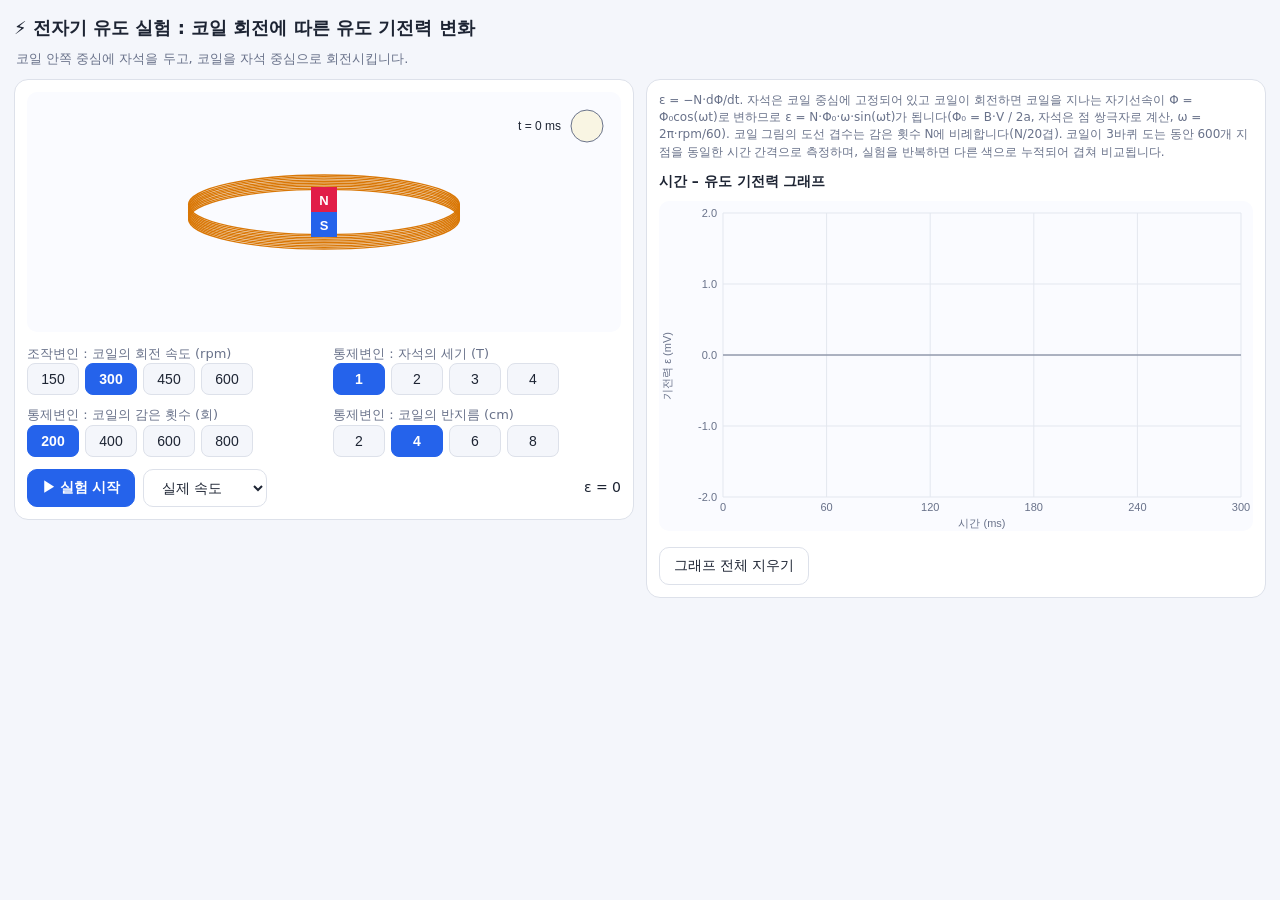
<file: elect_exp/index.html>
<!DOCTYPE html>
<html lang="ko"><head><meta charset="utf-8">
<meta name="viewport" content="width=device-width, initial-scale=1, viewport-fit=cover">
<title>전자기 유도 실험 : 코일 회전에 따른 유도 기전력 변화</title>
<style>
*,:root{box-sizing:border-box}#ctl,.cols{display:grid}.desc,.r label{font-size:13px;color:var(--mu)}.bg button,body{background:var(--bg)}:root{padding-top:env(safe-area-inset-top,0);padding-bottom:env(safe-area-inset-bottom,0);--bg:#f4f6fb;--card:#fff;--tx:#1d2433;--mu:#69728a;--bd:#dde1ea;--ac:#2563eb;--grid:#e3e7ef;--sc:#fafbff}@media (prefers-color-scheme:dark){:root:not([data-theme=light]){color-scheme:dark;--bg:#12151c;--card:#1b2029;--tx:#e8ebf2;--mu:#98a1b3;--bd:#2c3340;--ac:#6ea0ff;--grid:#2a303c;--sc:#161a22}}:root[data-theme=dark]{color-scheme:dark;--bg:#12151c;--card:#1b2029;--tx:#e8ebf2;--mu:#98a1b3;--bd:#2c3340;--ac:#6ea0ff;--grid:#2a303c;--sc:#161a22}html{scroll-padding-top:env(safe-area-inset-top,0px)}body{margin:0;color:var(--tx);font-family:system-ui,-apple-system,"Noto Sans KR","Malgun Gothic",sans-serif;line-height:1.5}.w{max-width:1400px;margin:0 auto;padding:14px}h1{font-size:18px;margin:0 0 8px}.cols{grid-template-columns:1fr 1fr;gap:0 12px;align-items:start}.bar,.bg{display:flex;flex-wrap:wrap}.cols>*{min-width:0}@media(max-width:860px){.cols{grid-template-columns:1fr}}.card{background:var(--card);border:1px solid var(--bd);border-radius:14px;padding:12px;margin-top:10px}.desc{margin:0 2px}.chip,.note{font-size:12px}#ctl,.bar{margin-top:12px}canvas{width:100%;display:block;border-radius:10px;background:var(--sc)}#ctl{grid-template-columns:repeat(auto-fit,minmax(250px,1fr));gap:10px 18px}.r label{display:block}.bar button,.bar select,.bg button{color:var(--tx);font-size:14px;cursor:pointer}.bg{gap:6px}.bg button{min-width:52px;padding:7px 12px;border:1px solid var(--bd);border-radius:8px}.bar .go,.bg button.on{background:var(--ac);border-color:var(--ac);color:#fff;font-weight:600}.bar{gap:8px;align-items:center}#lg,.chip{display:flex;gap:6px}.bar button,.bar select{padding:9px 14px;border-radius:10px;border:1px solid var(--bd);background:var(--card)}.chip b,.note{color:var(--mu)}.bar button:disabled{opacity:.5}#st{margin-left:auto;font-size:14px;font-variant-numeric:tabular-nums}#lg{flex-wrap:wrap;margin-top:8px}.chip{align-items:center;border:1px solid var(--bd);border-radius:20px;padding:2px 4px 2px 8px}.chip i{width:12px;height:12px;border-radius:50%}.chip b{cursor:pointer;padding:0 5px}.note{margin:0 0 8px;line-height:1.45}
</style></head><body><div class="w">
<h1>⚡ 전자기 유도 실험 : 코일 회전에 따른 유도 기전력 변화</h1>
<div class="desc">코일 안쪽 중심에 자석을 두고, 코일을 자석 중심으로 회전시킵니다.</div>
<div class="cols"><div class="card"><canvas id="sc" style="height:240px"></canvas>
<div id="ctl"></div>
<div class="bar">
<button class="go" id="go">▶ 실험 시작</button>
<select id="sp"><option value="1" selected>실제 속도</option><option value=".25">1/4 슬로우</option><option value=".1">1/10 슬로우</option></select>
<span id="st">ε = 0</span></div></div>
<div class="card"><div class="note">ε = −N·dΦ/dt. 자석은 코일 중심에 고정되어 있고 코일이 회전하면 코일을 지나는 자기선속이 Φ = Φ₀cos(ωt)로 변하므로 ε = N·Φ₀·ω·sin(ωt)가 됩니다(Φ₀ = B·V / 2a, 자석은 점 쌍극자로 계산, ω = 2π·rpm/60). 코일 그림의 도선 겹수는 감은 횟수 N에 비례합니다(N/20겹). 코일이 3바퀴 도는 동안 600개 지점을 동일한 시간 간격으로 측정하며, 실험을 반복하면 다른 색으로 누적되어 겹쳐 비교됩니다.</div>
<b style="font-size:14px">시간 – 유도 기전력 그래프</b>
<canvas id="gr" style="height:330px;margin-top:8px"></canvas>
<div id="lg"></div>
<div class="bar" style="margin-top:8px"><button id="clr">그래프 전체 지우기</button></div></div>
</div></div>
<script>const V=1e-4*Math.PI*.02,NS=600,pal=["#e11d48","#2563eb","#16a34a","#f59e0b","#9333ea","#0891b2","#ea580c","#db2777"],CTL=[["x","조작변인 : 코일의 회전 속도 (rpm)",[150,300,450,600]],["B","통제변인 : 자석의 세기 (T)",[1,2,3,4]],["N","통제변인 : 코일의 감은 횟수 (회)",[200,400,600,800]],["a","통제변인 : 코일의 반지름 (cm)",[2,4,6,8]]];let P={x:300,B:1,N:200,a:4},runs=[],cur=null,running=!1,cnt=0;const $=e=>document.getElementById(e),sc=$("sc"),gr=$("gr"),css=e=>getComputedStyle(document.documentElement).getPropertyValue(e).trim();function fmt(e){let t=Math.abs(e);return t>=1?e.toFixed(2)+" V":t>=.001?(1e3*e).toFixed(2)+" mV":(1e6*e).toFixed(1)+" μV"}function model(){let e=P.x*Math.PI/30,t=P.B*V/(2*P.a/100);return{dur:6*Math.PI/e,emf:l=>P.N*t*e*Math.sin(e*l)}}function row(e,t,l){let n=document.createElement("div");n.className="r",n.innerHTML=`<label>${t}</label><div class="bg">${l.map(e=>`<button data-v="${e}">${e}</button>`).join("")}</div>`;let r=n.querySelectorAll("button"),i=()=>r.forEach(t=>t.classList.toggle("on",+t.dataset.v===P[e]));return r.forEach(t=>t.onclick=()=>{running||(P[e]=+t.dataset.v,i(),idle())}),i(),n}function fit(e){let t=devicePixelRatio||1;e._w=e.clientWidth,e._h=e.clientHeight,e.width=e._w*t,e.height=e._h*t;let l=e.getContext("2d");return l.setTransform(t,0,0,t,0,0),l}CTL.forEach(e=>$("ctl").append(row(e[0],e[1],e[2])));let sx,gx;function magnet(e,t,l,n,r){e.fillStyle="#e11d48",e.fillRect(t-n/2,l-r/2,n,r/2),e.fillStyle="#2563eb",e.fillRect(t-n/2,l,n,r/2),e.fillStyle="#fff",e.font="bold 13px sans-serif",e.textAlign="center",e.fillText("N",t,l-r/4+5),e.fillText("S",t,l+r/4+5)}function coil(e,t,l,n,r,i){e.save(),e.translate(t,l),e.rotate(i),e.strokeStyle="#d97706",e.lineWidth=1.3;let o=Math.max(1,Math.round(P.N/20)),a=-(1.6*(o-1))/2;for(let s=0;s<o;s++)e.beginPath(),e.ellipse(0,a+1.6*s,n,r,0,0,7),e.stroke();e.restore()}function drawScene(e,t,l){let n=sx,r=sc._w,i=sc._h;n.clearRect(0,0,r,i);let o=Math.max(P.a/100*r*5.7,40),a=P.x*Math.PI/30*e;coil(n,r/2,i/2,o,.22*o,a),magnet(n,r/2,i/2,26,50),n.fillStyle=`rgba(250,204,21,${.12+.88*(l?Math.min(1,Math.abs(t)/l):0)})`,n.strokeStyle=css("--mu"),n.beginPath(),n.arc(r-34,34,16,0,7),n.fill(),n.stroke(),n.fillStyle=css("--tx"),n.font="12px sans-serif",n.textAlign="right",n.fillText("t = "+(1e3*e).toFixed(0)+" ms",r-60,38)}function drawGraph(){let e=gx,t=gr._w,l=gr._h;e.clearRect(0,0,t,l);let n=0,r=0;runs.forEach(e=>{n=Math.max(n,e.dur),e.e.forEach(e=>r=Math.max(r,Math.abs(e)))}),runs.length||(n=.3,r=.001),r*=1.1;let i=10**Math.floor(Math.log10(r)),o=r/i;r=(o<=1?1:o<=2?2:o<=5?5:10)*i;let[a,s]=r>=1?["V",1]:r>=.001?["mV",1e3]:["μV",1e6],c=e=>64+(t-64-12)*e/n,f=e=>12+(l-12-34)*(1-(e+r)/(2*r));e.font="11px sans-serif",e.lineWidth=1;for(let _=-2;_<=2;_++){let d=r*_/2,u=f(d);e.strokeStyle=css("--grid"),e.beginPath(),e.moveTo(64,u),e.lineTo(t-12,u),e.stroke(),e.fillStyle=css("--mu"),e.textAlign="right",e.fillText((d*s).toFixed(1==s?2:1),58,u+4)}for(let g=0;g<=5;g++){let m=n*g/5,x=c(m);e.strokeStyle=css("--grid"),e.beginPath(),e.moveTo(x,12),e.lineTo(x,l-34),e.stroke(),e.fillStyle=css("--mu"),e.textAlign="center",e.fillText((1e3*m).toFixed(0),x,l-34+14)}e.textAlign="center",e.fillStyle=css("--mu"),e.fillText("시간 (ms)",(64+t-12)/2,l-4),e.save(),e.translate(12,l/2),e.rotate(-Math.PI/2),e.fillText("기전력 ε ("+a+")",0,0),e.restore(),e.strokeStyle=css("--mu"),e.beginPath(),e.moveTo(64,f(0)),e.lineTo(t-12,f(0)),e.stroke(),runs.forEach(l=>{e.strokeStyle=l.color,e.lineWidth=2,e.beginPath();for(let n=0;n<l.n;n++){let r=c(l.t[n]),i=f(l.e[n]);n?e.lineTo(r,i):e.moveTo(r,i)}e.stroke();let o=0,a=0;for(let s=1;s<l.n;s++)l.e[s]>l.e[o]&&(o=s),l.e[s]<l.e[a]&&(a=s);l.n>1&&[o,a].forEach((n,r)=>{let i=c(l.t[n]),o=f(l.e[n]),a=i>.75*t;e.fillStyle=l.color,e.beginPath(),e.arc(i,o,4,0,7),e.fill(),e.textAlign=a?"right":"left",e.fillText((r?"최소 ":"최대 ")+fmt(l.e[n]),i+(a?-7:7),o+(r?14:-7))})})}function legend(){let e=$("lg");e.innerHTML="",runs.forEach(t=>{let l=document.createElement("div");l.className="chip",l.innerHTML=`<i style="background:${t.color}"></i>${t.label}${t.n>600?` \xb7 최대 ${fmt(Math.max(...t.e))} / 최소 ${fmt(Math.min(...t.e))}`:""}<b>✕</b>`,l.querySelector("b").onclick=()=>{t===cur&&running||(runs=runs.filter(e=>e!==t),legend(),drawGraph())},e.append(l)})}function idle(){drawScene(0,0,0),$("st").textContent="ε = 0",drawGraph()}function start(){if(running)return;let e=model(),t=[],l=[];for(let n=0;n<=600;n++){let r=e.dur*n/600;t.push(r),l.push(e.emf(r))}let i=Math.max(...l.map(Math.abs)),o=Math.max(...l),a=Math.min(...l),s={color:pal[cnt%pal.length],label:`#${++cnt} ${P.x}rpm \xb7 B=${P.B}T N=${P.N} a=${P.a}cm`,t,e:l,dur:e.dur,n:0};runs.push(s),cur=s,running=!0,$("go").disabled=!0,legend();let c=e.dur/+$("sp").value,f=performance.now();!function e(n){let r=Math.min(1,(n-f)/1e3/c);s.n=Math.floor(600*r)+1;let _=s.n-1;drawScene(t[_],l[_],i),$("st").textContent="ε = "+fmt(l[_])+"  (최대 "+fmt(o)+" / 최소 "+fmt(a)+")",drawGraph(),r<1?requestAnimationFrame(e):(running=!1,$("go").disabled=!1,s.n=601,legend(),drawGraph())}(f)}function resize(){sx=fit(sc),gx=fit(gr),running?drawGraph():idle()}$("go").onclick=start,$("clr").onclick=()=>{running||(runs=[],cnt=0,legend(),idle())},addEventListener("resize",resize),matchMedia("(prefers-color-scheme:dark)").onchange=()=>{running||idle()},resize();</script>
</body></html>
</file>
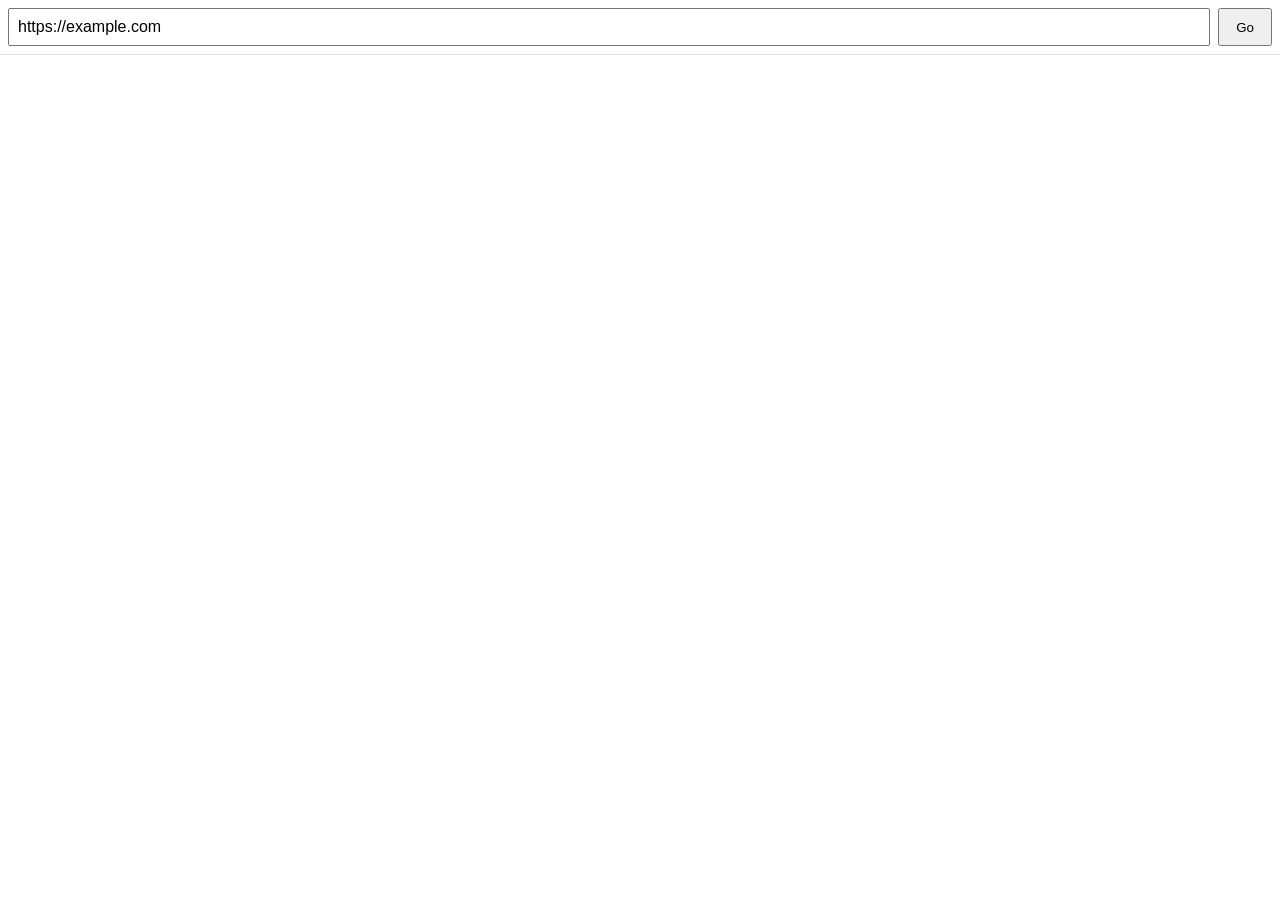
<file: nonWebJoiner/index.html>
<!DOCTYPE html>
<html lang="ko">
<head>
<meta charset="UTF-8">
<meta name="viewport" content="width=device-width, initial-scale=1.0">
<title>Web Viewer</title>

<style>
*{
    box-sizing:border-box;
}

html,body{
    margin:0;
    width:100%;
    height:100%;
}

body{
    display:flex;
    flex-direction:column;
}

#toolbar{
    display:flex;
    gap:8px;
    padding:8px;
    border-bottom:1px solid #ddd;
}

#url{
    flex:1;
    padding:8px;
    font-size:16px;
}

button{
    padding:8px 16px;
    cursor:pointer;
}

iframe{
    flex:1;
    width:100%;
    border:none;
}
</style>
</head>
<body>

<div id="toolbar">
    <input
        id="url"
        value="https://example.com"
        placeholder="https://..."
    >
    <button id="go">Go</button>
</div>

<iframe id="viewer">
  <p>사용 중인 브라우저는 iframe을 지원하지 않습니다.</p>
</iframe>

<script>
const url = document.getElementById("url");
const viewer = document.getElementById("viewer");

const notice = document.createElement("div");
notice.id = "notice";
notice.style.display = "none";
notice.style.padding = "10px";
notice.style.background = "#fff3cd";
notice.style.color = "#856404";
notice.style.borderBottom = "1px solid #ffeeba";
notice.textContent =
    "페이지를 표시할 수 없습니다. 이 사이트는 iframe 삽입을 차단했을 수 있습니다.";

document.body.insertBefore(notice, viewer);

let timeoutId;

function openPage() {
    let link = url.value.trim();

    if (!link) return;

    if (!/^https?:\/\//i.test(link)) {
        link = "https://" + link;
    }

    notice.style.display = "none";

    clearTimeout(timeoutId);

    viewer.src = "about:blank";

    setTimeout(() => {
        viewer.src = link;

        timeoutId = setTimeout(() => {
            notice.style.display = "block";
        }, 5000);

        history.replaceState(
            {},
            "",
            "?url=" + encodeURIComponent(link)
        );
    }, 50);
}

viewer.addEventListener("load", () => {
    clearTimeout(timeoutId);

    try {
        const frameUrl = viewer.contentWindow.location.href;

        if (
            frameUrl === "about:blank" ||
            frameUrl === "about:srcdoc"
        ) {
            notice.style.display = "block";
        } else {
            notice.style.display = "none";
        }
    } catch (e) {
        // 외부 사이트는 Same-Origin Policy 때문에 접근 불가.
        // 로드 이벤트가 발생했다면 일단 성공한 것으로 간주.
        notice.style.display = "none";
    }
});

document.getElementById("go").addEventListener("click", openPage);

url.addEventListener("keydown", e => {
    if (e.key === "Enter") {
        openPage();
    }
});

const params = new URLSearchParams(location.search);

if (params.has("url")) {
    url.value = params.get("url");
}

openPage();
</script>

</body>
</html>
</file>
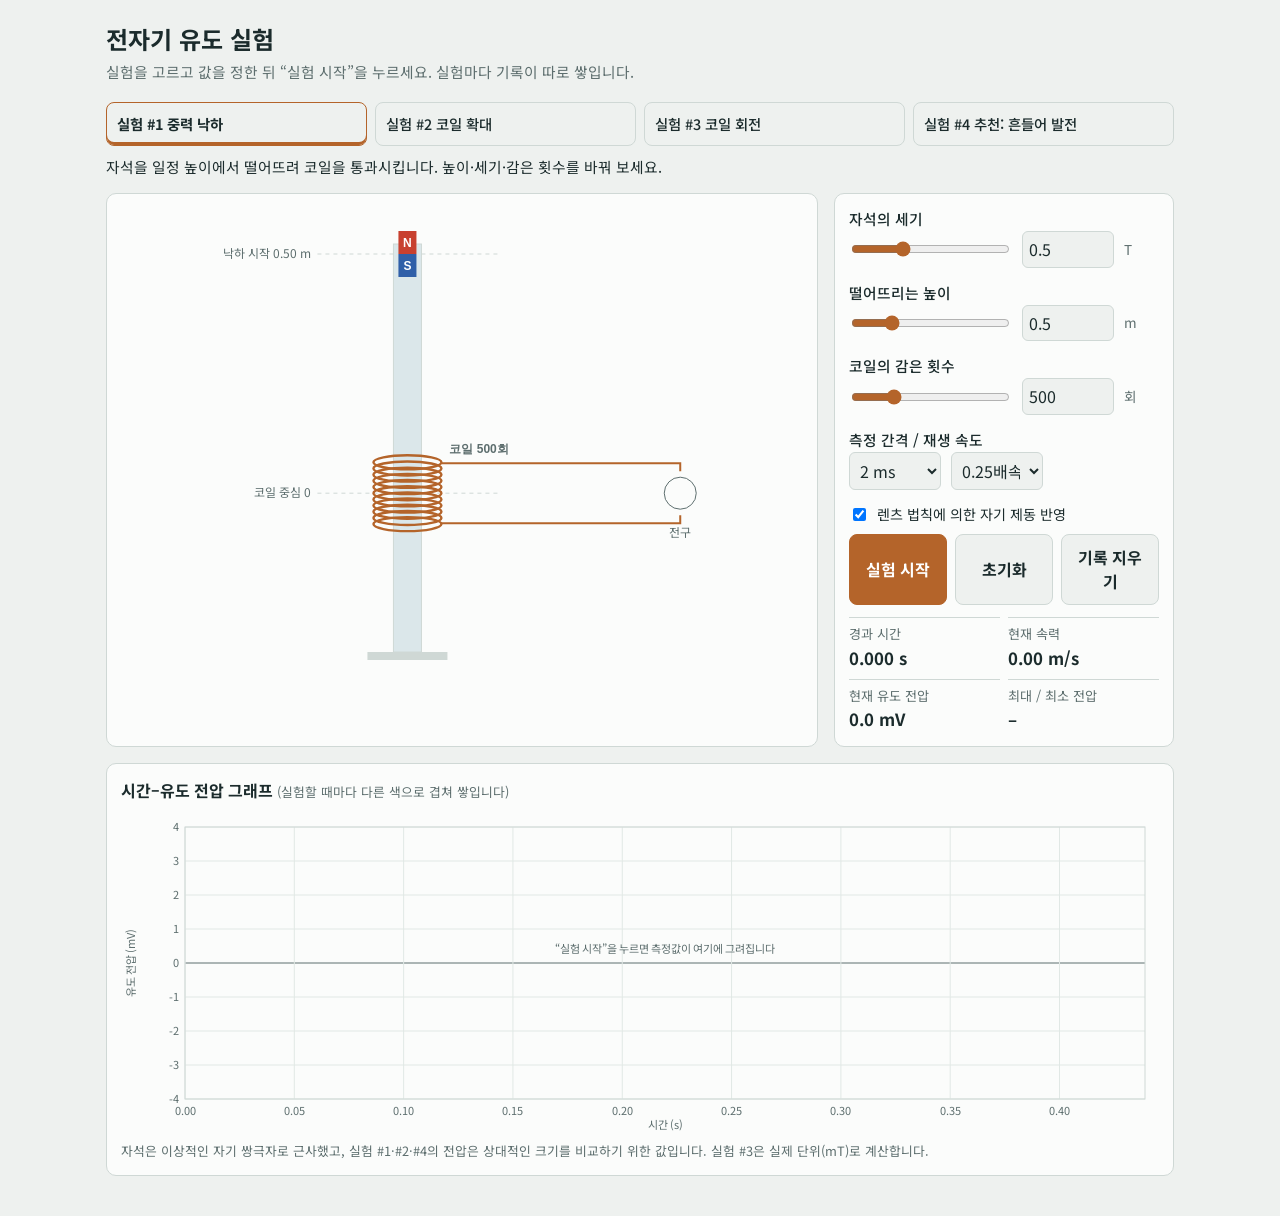
<file: elect_exp/index2.html>
<!DOCTYPE html>
<html lang="ko">
<head>
  <meta charset="UTF-8">
  <script>
    const VERSION = 3;   // ← 여기 숫자만 바꾸면 됩니다
    location.replace(`ver_${VERSION}.html`);
  </script>
</head>
<body></body>
</html>
</file>
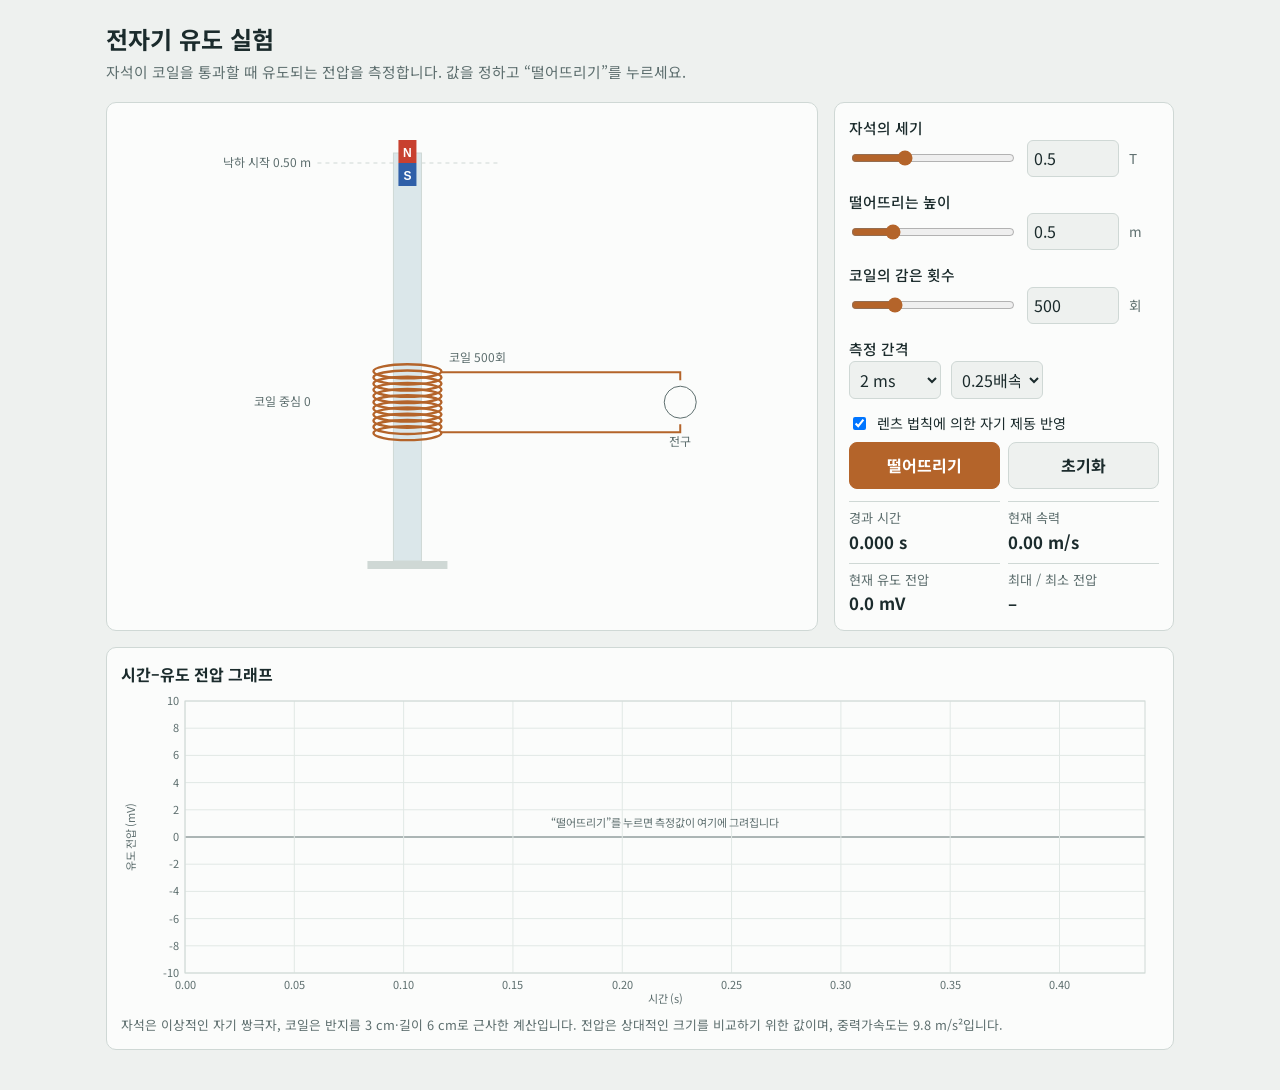
<file: elect_exp/ver_1.html>
<!DOCTYPE html>
<html lang="ko">
<head>
<meta charset="utf-8">
<meta name="viewport" content="width=device-width, initial-scale=1, viewport-fit=cover">
<title>전자기 유도 실험</title>
<link href="https://fonts.googleapis.com/css2?family=Noto+Sans+KR:wght@400;500;700&display=swap" rel="stylesheet">
<style>
:root{--bg:#eef1ef;--panel:#fbfcfb;--ink:#1b2b2c;--mute:#5d6e6e;--line:#cfd8d5;--grid:#e1e8e5;--cu:#b4642a;--n:#c8402f;--s:#2f5fa8;--trace:#08766f;--glass:#dbe7ea;
box-sizing:border-box;padding-top:env(safe-area-inset-top,0px);padding-bottom:env(safe-area-inset-bottom,0px)}
@media (prefers-color-scheme:dark){:root:not([data-theme="light"]){color-scheme:dark;--bg:#141b1b;--panel:#1c2525;--ink:#e3ecea;--mute:#8fa3a1;--line:#2e3b3b;--grid:#263131;--cu:#e0914f;--n:#e8604d;--s:#5b8fe0;--trace:#3fd1c6;--glass:#2b3a3e}}
:root[data-theme="dark"]{color-scheme:dark;--bg:#141b1b;--panel:#1c2525;--ink:#e3ecea;--mute:#8fa3a1;--line:#2e3b3b;--grid:#263131;--cu:#e0914f;--n:#e8604d;--s:#5b8fe0;--trace:#3fd1c6;--glass:#2b3a3e}
*{box-sizing:border-box}
body{margin:0;background:var(--bg);color:var(--ink);font-family:"Noto Sans KR",system-ui,sans-serif;line-height:1.55}
main{max-width:1100px;margin:0 auto;padding:20px 16px 40px}
h1{font-size:1.5rem;margin:0 0 4px}
.sub{color:var(--mute);margin:0 0 18px;font-size:.92rem}
.top{display:grid;grid-template-columns:minmax(0,1fr) 340px;gap:16px}
.box{background:var(--panel);border:1px solid var(--line);border-radius:10px;padding:14px}
#scene{width:100%;height:460px;display:block}
.ctl{margin-bottom:14px}
.ctl label{display:flex;justify-content:space-between;font-weight:500;font-size:.92rem}
.row{display:flex;gap:10px;align-items:center}
input[type=range]{flex:1;accent-color:var(--cu);min-width:0}
input[type=number],select{width:92px;padding:5px 6px;border:1px solid var(--line);border-radius:6px;background:var(--bg);color:var(--ink);font:inherit}
.u{color:var(--mute);font-size:.85rem;width:2.2em}
.btns{display:flex;gap:8px;margin:6px 0 12px}
button{flex:1;padding:10px;border-radius:8px;border:1px solid var(--line);background:var(--bg);color:var(--ink);font:inherit;font-weight:700;cursor:pointer}
button.go{background:var(--cu);border-color:var(--cu);color:#fff}
button:focus-visible,input:focus-visible,select:focus-visible{outline:2px solid var(--trace);outline-offset:2px}
.opt{font-size:.88rem;display:flex;gap:8px;align-items:center;margin-bottom:8px}
.read{display:grid;grid-template-columns:1fr 1fr;gap:8px;margin-top:10px}
.read div{border-top:1px solid var(--line);padding-top:6px;font-size:.82rem;color:var(--mute)}
.read b{display:block;font-size:1.05rem;color:var(--ink);font-variant-numeric:tabular-nums}
#graphbox{margin-top:16px}
#graph{width:100%;height:320px;display:block}
.note{color:var(--mute);font-size:.8rem;margin:8px 0 0}
@media (max-width:820px){.top{grid-template-columns:1fr}#scene{height:400px}}
</style>
</head>
<body>
<main>
<h1>전자기 유도 실험</h1>
<p class="sub">자석이 코일을 통과할 때 유도되는 전압을 측정합니다. 값을 정하고 “떨어뜨리기”를 누르세요.</p>
<div class="top">
  <div class="box"><canvas id="scene"></canvas></div>
  <div class="box">
    <div class="ctl"><label for="Bn">자석의 세기 <span></span></label><div class="row"><input type="range" id="Br" min="0.05" max="1.5" step="0.05" value="0.5" aria-label="자석의 세기 슬라이더"><input type="number" id="Bn" min="0.05" max="1.5" step="0.05" value="0.5"><span class="u">T</span></div></div>
    <div class="ctl"><label for="hn">떨어뜨리는 높이 <span></span></label><div class="row"><input type="range" id="hr" min="0.05" max="2" step="0.05" value="0.5" aria-label="높이 슬라이더"><input type="number" id="hn" min="0.05" max="2" step="0.05" value="0.5"><span class="u">m</span></div></div>
    <div class="ctl"><label for="Nn">코일의 감은 횟수 <span></span></label><div class="row"><input type="range" id="Nr" min="10" max="2000" step="10" value="500" aria-label="감은 횟수 슬라이더"><input type="number" id="Nn" min="10" max="2000" step="10" value="500"><span class="u">회</span></div></div>
    <div class="ctl"><label for="sp">측정 간격</label><div class="row"><select id="sp"><option value="0.001">1 ms</option><option value="0.002" selected>2 ms</option><option value="0.005">5 ms</option></select><select id="sl"><option value="1">실제 속도</option><option value="0.25" selected>0.25배속</option><option value="0.1">0.1배속</option></select></div></div>
    <label class="opt"><input type="checkbox" id="brake" checked>렌츠 법칙에 의한 자기 제동 반영</label>
    <div class="btns"><button class="go" id="drop">떨어뜨리기</button><button id="reset">초기화</button></div>
    <div class="read">
      <div>경과 시간<b id="rt">0.000 s</b></div><div>현재 속력<b id="rv">0.00 m/s</b></div>
      <div>현재 유도 전압<b id="re">0.0 mV</b></div><div>최대 / 최소 전압<b id="rp">–</b></div>
    </div>
  </div>
</div>
<div class="box" id="graphbox">
  <strong>시간–유도 전압 그래프</strong>
  <canvas id="graph"></canvas>
  <p class="note">자석은 이상적인 자기 쌍극자, 코일은 반지름 3 cm·길이 6 cm로 근사한 계산입니다. 전압은 상대적인 크기를 비교하기 위한 값이며, 중력가속도는 9.8 m/s²입니다.</p>
</div>
</main>
<script>
const $=id=>document.getElementById(id), g=9.8, a=0.03, Lc=0.06, M=0.03, floorZ=-0.28;
const P={B:.5,h:.5,N:500};
[['B','B'],['h','h'],['N','N']].forEach(([k,id])=>{
  const r=$(id+'r'),n=$(id+'n');
  const set=v=>{v=+v;if(isNaN(v))return;P[k]=v;r.value=v;if(document.activeElement!==n)n.value=v;if(!S.run)resetSim()};
  r.oninput=()=>set(r.value);n.oninput=()=>set(n.value);
  n.onchange=()=>{let v=Math.min(+n.max,Math.max(+n.min,+n.value||+n.min));n.value=v;set(v)};
});
const S={run:false,t:0,z:0,v:0,s:[],pmax:0,pmin:0,ymax:0.01,last:0,acc:0,done:false};
const K=30; // 코일 분할 수
function emfAt(z,v){
  const m=P.B*3e-6; let s=0;
  for(let k=0;k<K;k++){const d=z-(-Lc/2+Lc*(k+.5)/K);s+=3*a*a*d/(2*Math.pow(a*a+d*d,2.5))}
  return m*P.N*s/K*v;
}
function resetSim(){
  Object.assign(S,{run:false,t:0,z:P.h+0.03,v:0,s:[],pmax:0,pmin:0,ymax:0.01,done:false,acc:0});
  $('drop').disabled=false;upd();draw();
}
function step(dt){
  let e=emfAt(S.z,S.v),acc=g;
  if($('brake').checked&&Math.abs(S.v)>1e-3){const R=P.N*0.02;acc-=Math.min(g*0.98,e*e/(R*Math.abs(S.v))/M)}
  S.v+=acc*dt;S.z-=S.v*dt;S.t+=dt;return emfAt(S.z,S.v);
}
function frame(now){
  if(!S.run)return;
  const sl=+$('sl').value, interval=+$('sp').value;
  let real=Math.min(0.05,(now-S.last)/1000);S.last=now;S.acc+=real*sl;
  const h=0.0002;
  while(S.acc>=h&&!S.done){
    S.acc-=h;const e=step(h);
    if(S.t>=S.s.length*interval){S.s.push([S.t,e]);if(e>S.pmax)S.pmax=e;if(e<S.pmin)S.pmin=e;S.ymax=Math.max(S.ymax,Math.abs(e)*1.15)}
    if(S.z<floorZ){S.done=true;S.run=false;$('drop').disabled=false}
  }
  upd();draw();
  if(S.run)requestAnimationFrame(frame);
}
$('drop').onclick=()=>{resetSim();S.run=true;$('drop').disabled=true;S.last=performance.now();requestAnimationFrame(frame)};
$('reset').onclick=resetSim;$('brake').onchange=()=>{if(!S.run)resetSim()};
$('sp').onchange=()=>{if(!S.run)resetSim()};
const fmt=v=>Math.abs(v)>=1?v.toFixed(2)+' V':(v*1000).toFixed(1)+' mV';
function upd(){
  $('rt').textContent=S.t.toFixed(3)+' s';$('rv').textContent=Math.abs(S.v).toFixed(2)+' m/s';
  const e=S.s.length?S.s[S.s.length-1][1]:0;$('re').textContent=fmt(e);
  $('rp').textContent=S.s.length?fmt(S.pmax)+' / '+fmt(S.pmin):'–';
}
const css=n=>getComputedStyle(document.documentElement).getPropertyValue(n).trim();
function fit(c){const r=c.getBoundingClientRect(),d=devicePixelRatio||1;if(c.width!==Math.round(r.width*d)||c.height!==Math.round(r.height*d)){c.width=Math.round(r.width*d);c.height=Math.round(r.height*d)}const x=c.getContext('2d');x.setTransform(d,0,0,d,0,0);return[x,r.width,r.height]}
function drawScene(){
  const [x,W,H]=fit($('scene')),cx=W*0.42,cy=H*0.62;
  x.clearRect(0,0,W,H);
  const top=P.h+0.03;
  const Y=z=>{const ad=Math.abs(z),sg=z>=0?-1:1;
    if(ad<=0.08)return cy+sg*ad*400;
    if(z>0)return cy-32-(z-0.08)/(top-0.08)*(cy-32-46);
    return cy+32+(ad-0.08)/(0.2)*(H-cy-32-26)};
  // 높이 눈금
  x.strokeStyle=css('--line');x.fillStyle=css('--mute');x.font='12px "Noto Sans KR",sans-serif';x.setLineDash([4,4]);
  const y0=Y(top);x.beginPath();x.moveTo(cx-90,y0);x.lineTo(cx+90,y0);x.stroke();x.setLineDash([]);
  x.textAlign='right';x.fillText('낙하 시작 '+P.h.toFixed(2)+' m',cx-96,y0+4);
  x.fillText('코일 중심 0',cx-96,cy+4);
  // 유리관
  x.fillStyle=css('--glass');x.fillRect(cx-14,36,28,H-52);
  x.strokeStyle=css('--line');x.strokeRect(cx-14,36,28,H-52);
  // 바닥 스펀지
  x.fillStyle=css('--line');x.fillRect(cx-40,H-16,80,8);
  // 코일 감김
  const turns=Math.min(34,Math.round(4+P.N/70)),cu=css('--cu');
  const ct=cy-34,ch=68;
  x.strokeStyle=cu;x.lineWidth=2.4;
  for(let i=0;i<turns;i++){const yy=ct+(i+.5)*ch/turns;x.beginPath();x.ellipse(cx,yy,34,7,0,0,Math.PI*2);x.stroke()}
  x.lineWidth=1;
  // 도선 + 전구
  const e=S.s.length?S.s[S.s.length-1][1]:0,lvl=Math.min(1,Math.abs(e)/Math.max(S.ymax/1.15,0.02));
  const bx=W*0.82,by=cy;
  x.strokeStyle=cu;x.lineWidth=2;x.beginPath();x.moveTo(cx+34,ct+4);x.lineTo(bx,ct+4);x.lineTo(bx,by-22);x.moveTo(cx+34,ct+ch-4);x.lineTo(bx,ct+ch-4);x.lineTo(bx,by+22);x.stroke();x.lineWidth=1;
  if(lvl>0.02){const gr=x.createRadialGradient(bx,by,2,bx,by,16+50*lvl);gr.addColorStop(0,'rgba(255,214,90,'+(0.25+0.75*lvl)+')');gr.addColorStop(1,'rgba(255,214,90,0)');x.fillStyle=gr;x.beginPath();x.arc(bx,by,16+50*lvl,0,7);x.fill()}
  x.fillStyle=lvl>0.02?'rgba(255,214,90,'+(0.4+0.6*lvl)+')':css('--panel');x.strokeStyle=css('--mute');x.beginPath();x.arc(bx,by,16,0,7);x.fill();x.stroke();
  x.fillStyle=css('--mute');x.textAlign='center';x.fillText('전구',bx,by+44);
  // 자석
  const my=Y(S.z),mw=18,mh=46;
  x.fillStyle=css('--n');x.fillRect(cx-mw/2,my-mh/2,mw,mh/2);
  x.fillStyle=css('--s');x.fillRect(cx-mw/2,my,mw,mh/2);
  x.fillStyle='#fff';x.font='bold 12px sans-serif';x.fillText('N',cx,my-6);x.fillText('S',cx,my+17);
  x.fillStyle=css('--mute');x.font='12px "Noto Sans KR",sans-serif';x.textAlign='left';x.fillText('코일 '+P.N+'회',cx+42,ct-6);
}
function drawGraph(){
  const [x,W,H]=fit($('graph')),L=64,R=14,T=14,B=34,pw=W-L-R,ph=H-T-B;
  x.clearRect(0,0,W,H);
  const free=Math.sqrt(2*(P.h+0.03-floorZ)/g),xmax=Math.max(free*1.08,S.t*1.02,0.05);
  const ym=S.ymax,X=t=>L+t/xmax*pw,Yv=v=>T+ph/2-v/ym*ph/2;
  x.font='11px "Noto Sans KR",sans-serif';x.lineWidth=1;
  const unit=ym<1?1000:1,uname=ym<1?'mV':'V';
  const ys=niceStep(ym*unit,4);
  x.textAlign='right';
  for(let v=-Math.floor(ym*unit/ys)*ys;v<=ym*unit+1e-9;v+=ys){const yy=Yv(v/unit);x.strokeStyle=Math.abs(v)<1e-9?css('--mute'):css('--grid');x.beginPath();x.moveTo(L,yy);x.lineTo(L+pw,yy);x.stroke();x.fillStyle=css('--mute');x.fillText(v.toFixed(ys<1?1:0),L-6,yy+4)}
  const xs=niceStep(xmax,8);x.textAlign='center';
  for(let t=0;t<=xmax+1e-9;t+=xs){const xx=X(t);x.strokeStyle=css('--grid');x.beginPath();x.moveTo(xx,T);x.lineTo(xx,T+ph);x.stroke();x.fillStyle=css('--mute');x.fillText(t.toFixed(xs<0.1?2:1),xx,T+ph+16)}
  x.fillStyle=css('--mute');x.fillText('시간 (s)',L+pw/2,H-4);
  x.save();x.translate(14,T+ph/2);x.rotate(-Math.PI/2);x.fillText('유도 전압 ('+uname+')',0,0);x.restore();
  x.strokeStyle=css('--line');x.strokeRect(L,T,pw,ph);
  if(!S.s.length){x.fillStyle=css('--mute');x.textAlign='center';x.fillText('“떨어뜨리기”를 누르면 측정값이 여기에 그려집니다',L+pw/2,T+ph/2-10);return}
  x.strokeStyle=css('--trace');x.lineWidth=2;x.beginPath();
  S.s.forEach(([t,e],i)=>{i?x.lineTo(X(t),Yv(e)):x.moveTo(X(t),Yv(e))});x.stroke();x.lineWidth=1;
  const l=S.s[S.s.length-1];x.fillStyle=css('--trace');x.beginPath();x.arc(X(l[0]),Yv(l[1]),3.5,0,7);x.fill();
}
function niceStep(r,n){const raw=r/n,p=Math.pow(10,Math.floor(Math.log10(raw))),f=raw/p;return(f<1.5?1:f<3.5?2:f<7.5?5:10)*p}
function draw(){drawScene();drawGraph()}
addEventListener('resize',draw);
matchMedia('(prefers-color-scheme: dark)').addEventListener('change',draw);
resetSim();
</script>
</body>
</html>
</file>
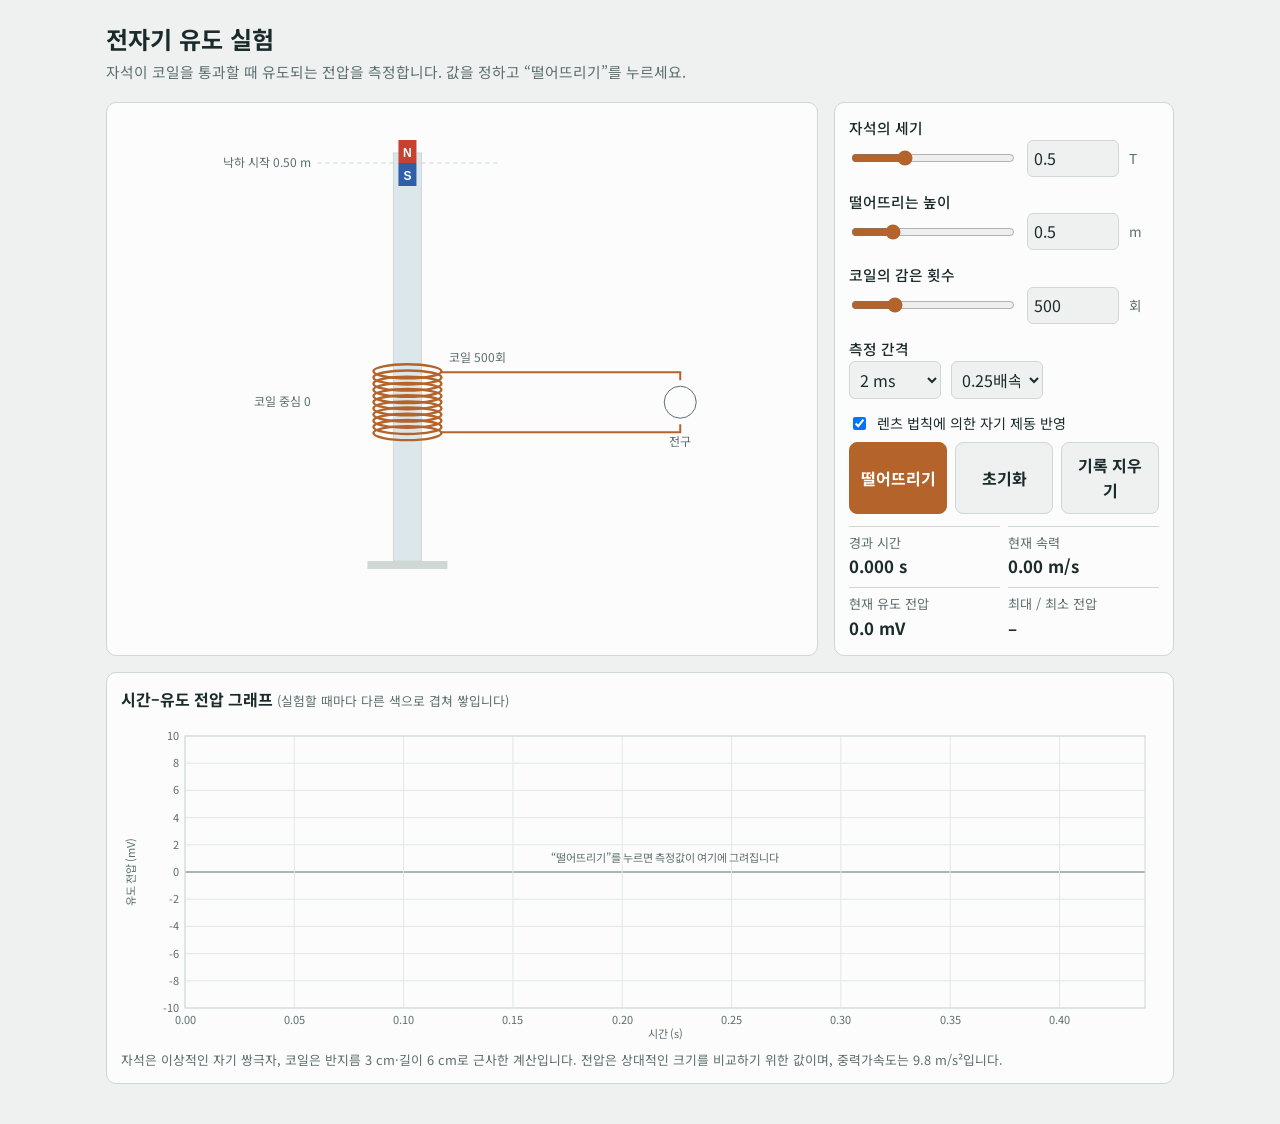
<file: elect_exp/ver_2.html>
<!DOCTYPE html>
<html lang="ko">
<head>
<meta charset="utf-8">
<meta name="viewport" content="width=device-width, initial-scale=1, viewport-fit=cover">
<title>전자기 유도 실험</title>
<link href="https://fonts.googleapis.com/css2?family=Noto+Sans+KR:wght@400;500;700&display=swap" rel="stylesheet">
<style>
:root{--bg:#eef1ef;--panel:#fbfcfb;--ink:#1b2b2c;--mute:#5d6e6e;--line:#cfd8d5;--grid:#e1e8e5;--cu:#b4642a;--n:#c8402f;--s:#2f5fa8;--trace:#08766f;--glass:#dbe7ea;
box-sizing:border-box;padding-top:env(safe-area-inset-top,0px);padding-bottom:env(safe-area-inset-bottom,0px)}
@media (prefers-color-scheme:dark){:root:not([data-theme="light"]){color-scheme:dark;--bg:#141b1b;--panel:#1c2525;--ink:#e3ecea;--mute:#8fa3a1;--line:#2e3b3b;--grid:#263131;--cu:#e0914f;--n:#e8604d;--s:#5b8fe0;--trace:#3fd1c6;--glass:#2b3a3e}}
:root[data-theme="dark"]{color-scheme:dark;--bg:#141b1b;--panel:#1c2525;--ink:#e3ecea;--mute:#8fa3a1;--line:#2e3b3b;--grid:#263131;--cu:#e0914f;--n:#e8604d;--s:#5b8fe0;--trace:#3fd1c6;--glass:#2b3a3e}
*{box-sizing:border-box}
body{margin:0;background:var(--bg);color:var(--ink);font-family:"Noto Sans KR",system-ui,sans-serif;line-height:1.55}
main{max-width:1100px;margin:0 auto;padding:20px 16px 40px}
h1{font-size:1.5rem;margin:0 0 4px}
.sub{color:var(--mute);margin:0 0 18px;font-size:.92rem}
.top{display:grid;grid-template-columns:minmax(0,1fr) 340px;gap:16px}
.box{background:var(--panel);border:1px solid var(--line);border-radius:10px;padding:14px}
#scene{width:100%;height:460px;display:block}
.ctl{margin-bottom:14px}
.ctl label{display:flex;justify-content:space-between;font-weight:500;font-size:.92rem}
.row{display:flex;gap:10px;align-items:center}
input[type=range]{flex:1;accent-color:var(--cu);min-width:0}
input[type=number],select{width:92px;padding:5px 6px;border:1px solid var(--line);border-radius:6px;background:var(--bg);color:var(--ink);font:inherit}
.u{color:var(--mute);font-size:.85rem;width:2.2em}
.btns{display:flex;gap:8px;margin:6px 0 12px}
button{flex:1;padding:10px;border-radius:8px;border:1px solid var(--line);background:var(--bg);color:var(--ink);font:inherit;font-weight:700;cursor:pointer}
button.go{background:var(--cu);border-color:var(--cu);color:#fff}
button:focus-visible,input:focus-visible,select:focus-visible{outline:2px solid var(--trace);outline-offset:2px}
.opt{font-size:.88rem;display:flex;gap:8px;align-items:center;margin-bottom:8px}
.read{display:grid;grid-template-columns:1fr 1fr;gap:8px;margin-top:10px}
.read div{border-top:1px solid var(--line);padding-top:6px;font-size:.82rem;color:var(--mute)}
.read b{display:block;font-size:1.05rem;color:var(--ink);font-variant-numeric:tabular-nums}
#graphbox{margin-top:16px}
#graph{width:100%;height:320px;display:block}
.note{color:var(--mute);font-size:.8rem;margin:8px 0 0}
.legend{display:flex;flex-wrap:wrap;gap:6px 16px;margin:8px 0 2px;font-size:.8rem;font-variant-numeric:tabular-nums}.legend span{display:inline-flex;align-items:center;gap:6px}.legend i{width:16px;height:4px;border-radius:2px;display:inline-block}
@media (max-width:820px){.top{grid-template-columns:1fr}#scene{height:400px}}
</style>
</head>
<body>
<main>
<h1>전자기 유도 실험</h1>
<p class="sub">자석이 코일을 통과할 때 유도되는 전압을 측정합니다. 값을 정하고 “떨어뜨리기”를 누르세요.</p>
<div class="top">
  <div class="box"><canvas id="scene"></canvas></div>
  <div class="box">
    <div class="ctl"><label for="Bn">자석의 세기 <span></span></label><div class="row"><input type="range" id="Br" min="0.05" max="1.5" step="0.05" value="0.5" aria-label="자석의 세기 슬라이더"><input type="number" id="Bn" min="0.05" max="1.5" step="0.05" value="0.5"><span class="u">T</span></div></div>
    <div class="ctl"><label for="hn">떨어뜨리는 높이 <span></span></label><div class="row"><input type="range" id="hr" min="0.05" max="2" step="0.05" value="0.5" aria-label="높이 슬라이더"><input type="number" id="hn" min="0.05" max="2" step="0.05" value="0.5"><span class="u">m</span></div></div>
    <div class="ctl"><label for="Nn">코일의 감은 횟수 <span></span></label><div class="row"><input type="range" id="Nr" min="10" max="2000" step="10" value="500" aria-label="감은 횟수 슬라이더"><input type="number" id="Nn" min="10" max="2000" step="10" value="500"><span class="u">회</span></div></div>
    <div class="ctl"><label for="sp">측정 간격</label><div class="row"><select id="sp"><option value="0.001">1 ms</option><option value="0.002" selected>2 ms</option><option value="0.005">5 ms</option></select><select id="sl"><option value="1">실제 속도</option><option value="0.25" selected>0.25배속</option><option value="0.1">0.1배속</option></select></div></div>
    <label class="opt"><input type="checkbox" id="brake" checked>렌츠 법칙에 의한 자기 제동 반영</label>
    <div class="btns"><button class="go" id="drop">떨어뜨리기</button><button id="reset">초기화</button><button id="clear">기록 지우기</button></div>
    <div class="read">
      <div>경과 시간<b id="rt">0.000 s</b></div><div>현재 속력<b id="rv">0.00 m/s</b></div>
      <div>현재 유도 전압<b id="re">0.0 mV</b></div><div>최대 / 최소 전압<b id="rp">–</b></div>
    </div>
  </div>
</div>
<div class="box" id="graphbox">
  <strong>시간–유도 전압 그래프</strong> <span class="note">(실험할 때마다 다른 색으로 겹쳐 쌓입니다)</span><div id="legend" class="legend"></div>
  <canvas id="graph"></canvas>
  <p class="note">자석은 이상적인 자기 쌍극자, 코일은 반지름 3 cm·길이 6 cm로 근사한 계산입니다. 전압은 상대적인 크기를 비교하기 위한 값이며, 중력가속도는 9.8 m/s²입니다.</p>
</div>
</main>
<script>
const $=id=>document.getElementById(id), g=9.8, a=0.03, Lc=0.06, M=0.03, floorZ=-0.28;
const P={B:.5,h:.5,N:500};
[['B','B'],['h','h'],['N','N']].forEach(([k,id])=>{
  const r=$(id+'r'),n=$(id+'n');
  const set=v=>{v=+v;if(isNaN(v))return;P[k]=v;r.value=v;if(document.activeElement!==n)n.value=v;if(!S.run)resetSim()};
  r.oninput=()=>set(r.value);n.oninput=()=>set(n.value);
  n.onchange=()=>{let v=Math.min(+n.max,Math.max(+n.min,+n.value||+n.min));n.value=v;set(v)};
});
const runs=[],PAL=['#0a8f86','#d1562b','#6b4fd6','#c79a00','#d1407f','#2f7fd1','#5a9a2a','#8a5a3c'];let runNo=0;
const S={run:false,t:0,z:0,v:0,s:[],pmax:0,pmin:0,ymax:0.01,last:0,acc:0,done:false};
const K=30; // 코일 분할 수
function emfAt(z,v){
  const m=P.B*3e-6; let s=0;
  for(let k=0;k<K;k++){const d=z-(-Lc/2+Lc*(k+.5)/K);s+=3*a*a*d/(2*Math.pow(a*a+d*d,2.5))}
  return m*P.N*s/K*v;
}
function resetSim(){
  Object.assign(S,{run:false,t:0,z:P.h+0.03,v:0,s:[],pmax:0,pmin:0,ymax:0.01,done:false,acc:0});
  $('drop').disabled=false;upd();draw();
}
function step(dt){
  let e=emfAt(S.z,S.v),acc=g;
  if($('brake').checked&&Math.abs(S.v)>1e-3){const R=P.N*0.02;acc-=Math.min(g*0.98,e*e/(R*Math.abs(S.v))/M)}
  S.v+=acc*dt;S.z-=S.v*dt;S.t+=dt;return emfAt(S.z,S.v);
}
function frame(now){
  if(!S.run)return;
  const sl=+$('sl').value, interval=+$('sp').value;
  let real=Math.min(0.05,(now-S.last)/1000);S.last=now;S.acc+=real*sl;
  const h=0.0002;
  while(S.acc>=h&&!S.done){
    S.acc-=h;const e=step(h);
    if(S.t>=S.s.length*interval){S.s.push([S.t,e]);if(e>S.pmax)S.pmax=e;if(e<S.pmin)S.pmin=e;S.ymax=Math.max(S.ymax,Math.abs(e)*1.15)}
    if(S.z<floorZ){S.done=true;S.run=false;$('drop').disabled=false;
      const c=PAL[runNo%PAL.length];runNo++;runs.push({s:S.s,c,n:runNo,ymax:S.ymax,pmax:S.pmax,pmin:S.pmin,txt:'B '+P.B+' T · h '+P.h+' m · N '+P.N+'회'+($('brake').checked?'':' · 제동 끔')});if(runs.length>10)runs.shift();legend()}
  }
  upd();draw();
  if(S.run)requestAnimationFrame(frame);
}
$('drop').onclick=()=>{resetSim();S.run=true;$('drop').disabled=true;S.last=performance.now();requestAnimationFrame(frame)};
$('reset').onclick=resetSim;$('clear').onclick=()=>{runs.length=0;legend();resetSim()};
function legend(){$('legend').innerHTML=runs.map(r=>'<span><i style="background:'+r.c+'"></i>#'+r.n+' '+r.txt+' → 최대 '+fmt(r.pmax)+' / 최소 '+fmt(r.pmin)+'</span>').join('')}$('brake').onchange=()=>{if(!S.run)resetSim()};
$('sp').onchange=()=>{if(!S.run)resetSim()};
const fmt=v=>Math.abs(v)>=1?v.toFixed(2)+' V':(v*1000).toFixed(1)+' mV';
function upd(){
  $('rt').textContent=S.t.toFixed(3)+' s';$('rv').textContent=Math.abs(S.v).toFixed(2)+' m/s';
  const e=S.s.length?S.s[S.s.length-1][1]:0;$('re').textContent=fmt(e);
  $('rp').textContent=S.s.length?fmt(S.pmax)+' / '+fmt(S.pmin):'–';
}
const css=n=>getComputedStyle(document.documentElement).getPropertyValue(n).trim();
function fit(c){const r=c.getBoundingClientRect(),d=devicePixelRatio||1;if(c.width!==Math.round(r.width*d)||c.height!==Math.round(r.height*d)){c.width=Math.round(r.width*d);c.height=Math.round(r.height*d)}const x=c.getContext('2d');x.setTransform(d,0,0,d,0,0);return[x,r.width,r.height]}
function drawScene(){
  const [x,W,H]=fit($('scene')),cx=W*0.42,cy=H*0.62;
  x.clearRect(0,0,W,H);
  const top=P.h+0.03;
  const Y=z=>{const ad=Math.abs(z),sg=z>=0?-1:1;
    if(ad<=0.08)return cy+sg*ad*400;
    if(z>0)return cy-32-(z-0.08)/(top-0.08)*(cy-32-46);
    return cy+32+(ad-0.08)/(0.2)*(H-cy-32-26)};
  // 높이 눈금
  x.strokeStyle=css('--line');x.fillStyle=css('--mute');x.font='12px "Noto Sans KR",sans-serif';x.setLineDash([4,4]);
  const y0=Y(top);x.beginPath();x.moveTo(cx-90,y0);x.lineTo(cx+90,y0);x.stroke();x.setLineDash([]);
  x.textAlign='right';x.fillText('낙하 시작 '+P.h.toFixed(2)+' m',cx-96,y0+4);
  x.fillText('코일 중심 0',cx-96,cy+4);
  // 유리관
  x.fillStyle=css('--glass');x.fillRect(cx-14,36,28,H-52);
  x.strokeStyle=css('--line');x.strokeRect(cx-14,36,28,H-52);
  // 바닥 스펀지
  x.fillStyle=css('--line');x.fillRect(cx-40,H-16,80,8);
  // 코일 감김
  const turns=Math.min(34,Math.round(4+P.N/70)),cu=css('--cu');
  const ct=cy-34,ch=68;
  x.strokeStyle=cu;x.lineWidth=2.4;
  for(let i=0;i<turns;i++){const yy=ct+(i+.5)*ch/turns;x.beginPath();x.ellipse(cx,yy,34,7,0,0,Math.PI*2);x.stroke()}
  x.lineWidth=1;
  // 도선 + 전구
  const e=S.s.length?S.s[S.s.length-1][1]:0,lvl=Math.min(1,Math.abs(e)/Math.max(S.ymax/1.15,0.02));
  const bx=W*0.82,by=cy;
  x.strokeStyle=cu;x.lineWidth=2;x.beginPath();x.moveTo(cx+34,ct+4);x.lineTo(bx,ct+4);x.lineTo(bx,by-22);x.moveTo(cx+34,ct+ch-4);x.lineTo(bx,ct+ch-4);x.lineTo(bx,by+22);x.stroke();x.lineWidth=1;
  if(lvl>0.02){const gr=x.createRadialGradient(bx,by,2,bx,by,16+50*lvl);gr.addColorStop(0,'rgba(255,214,90,'+(0.25+0.75*lvl)+')');gr.addColorStop(1,'rgba(255,214,90,0)');x.fillStyle=gr;x.beginPath();x.arc(bx,by,16+50*lvl,0,7);x.fill()}
  x.fillStyle=lvl>0.02?'rgba(255,214,90,'+(0.4+0.6*lvl)+')':css('--panel');x.strokeStyle=css('--mute');x.beginPath();x.arc(bx,by,16,0,7);x.fill();x.stroke();
  x.fillStyle=css('--mute');x.textAlign='center';x.fillText('전구',bx,by+44);
  // 자석
  const my=Y(S.z),mw=18,mh=46;
  x.fillStyle=css('--n');x.fillRect(cx-mw/2,my-mh/2,mw,mh/2);
  x.fillStyle=css('--s');x.fillRect(cx-mw/2,my,mw,mh/2);
  x.fillStyle='#fff';x.font='bold 12px sans-serif';x.fillText('N',cx,my-6);x.fillText('S',cx,my+17);
  x.fillStyle=css('--mute');x.font='12px "Noto Sans KR",sans-serif';x.textAlign='left';x.fillText('코일 '+P.N+'회',cx+42,ct-6);
}
function drawGraph(){
  const [x,W,H]=fit($('graph')),L=64,R=14,T=14,B=34,pw=W-L-R,ph=H-T-B;
  x.clearRect(0,0,W,H);
  const free=Math.sqrt(2*(P.h+0.03-floorZ)/g),xmax=Math.max(free*1.08,S.t*1.02,0.05,...runs.map(r=>r.s.length?r.s[r.s.length-1][0]*1.02:0));
  const ym=Math.max(S.ymax,...runs.map(r=>r.ymax)),X=t=>L+t/xmax*pw,Yv=v=>T+ph/2-v/ym*ph/2;
  x.font='11px "Noto Sans KR",sans-serif';x.lineWidth=1;
  const unit=ym<1?1000:1,uname=ym<1?'mV':'V';
  const ys=niceStep(ym*unit,4);
  x.textAlign='right';
  for(let v=-Math.floor(ym*unit/ys)*ys;v<=ym*unit+1e-9;v+=ys){const yy=Yv(v/unit);x.strokeStyle=Math.abs(v)<1e-9?css('--mute'):css('--grid');x.beginPath();x.moveTo(L,yy);x.lineTo(L+pw,yy);x.stroke();x.fillStyle=css('--mute');x.fillText(v.toFixed(ys<1?1:0),L-6,yy+4)}
  const xs=niceStep(xmax,8);x.textAlign='center';
  for(let t=0;t<=xmax+1e-9;t+=xs){const xx=X(t);x.strokeStyle=css('--grid');x.beginPath();x.moveTo(xx,T);x.lineTo(xx,T+ph);x.stroke();x.fillStyle=css('--mute');x.fillText(t.toFixed(xs<0.1?2:1),xx,T+ph+16)}
  x.fillStyle=css('--mute');x.fillText('시간 (s)',L+pw/2,H-4);
  x.save();x.translate(14,T+ph/2);x.rotate(-Math.PI/2);x.fillText('유도 전압 ('+uname+')',0,0);x.restore();
  x.strokeStyle=css('--line');x.strokeRect(L,T,pw,ph);
  if(!S.s.length&&!runs.length){x.fillStyle=css('--mute');x.textAlign='center';x.fillText('“떨어뜨리기”를 누르면 측정값이 여기에 그려집니다',L+pw/2,T+ph/2-10);return}
  runs.forEach(r=>{x.strokeStyle=r.c;x.lineWidth=1.8;x.beginPath();r.s.forEach(([t,e],i)=>{i?x.lineTo(X(t),Yv(e)):x.moveTo(X(t),Yv(e))});x.stroke()});
  x.lineWidth=1;if(S.done||!S.s.length)return;
  const col=PAL[runNo%PAL.length];x.strokeStyle=col;x.lineWidth=2;x.beginPath();
  S.s.forEach(([t,e],i)=>{i?x.lineTo(X(t),Yv(e)):x.moveTo(X(t),Yv(e))});x.stroke();x.lineWidth=1;
  const l=S.s[S.s.length-1];x.fillStyle=col;x.beginPath();x.arc(X(l[0]),Yv(l[1]),3.5,0,7);x.fill();
}
function niceStep(r,n){const raw=r/n,p=Math.pow(10,Math.floor(Math.log10(raw))),f=raw/p;return(f<1.5?1:f<3.5?2:f<7.5?5:10)*p}
function draw(){drawScene();drawGraph()}
addEventListener('resize',draw);
matchMedia('(prefers-color-scheme: dark)').addEventListener('change',draw);
resetSim();
</script>
</body>
</html>
</file>
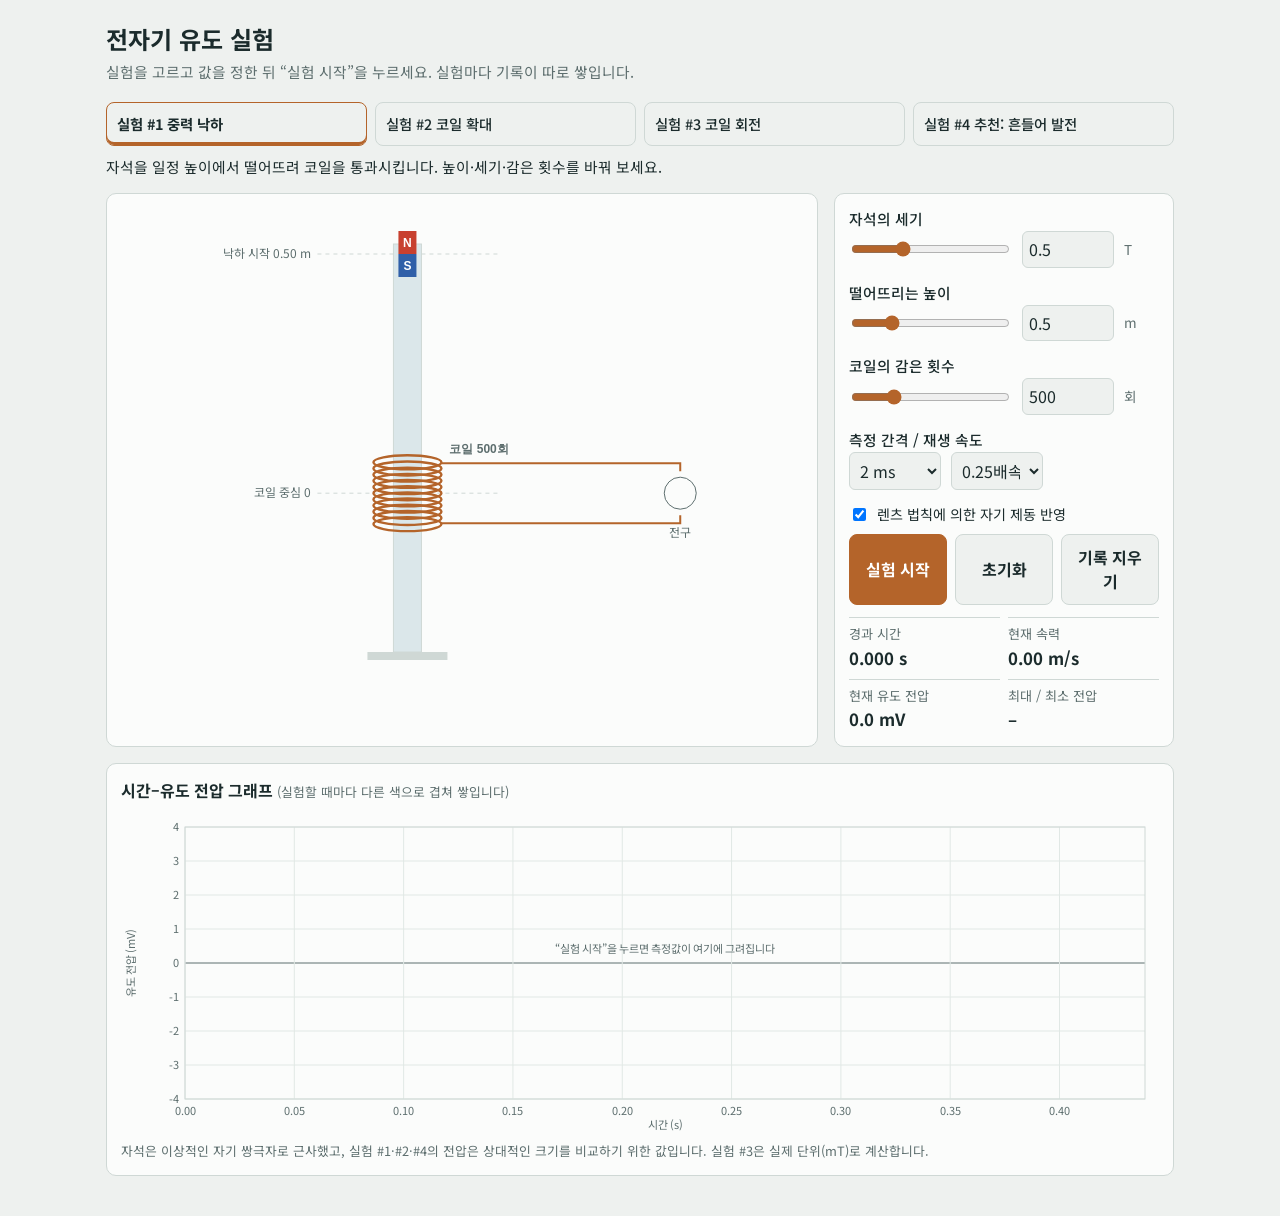
<file: elect_exp/ver_3.html>
<!DOCTYPE html>
<html lang="ko">
<head>
<meta charset="utf-8">
<meta name="viewport" content="width=device-width, initial-scale=1, viewport-fit=cover">
<title>전자기 유도 실험</title>
<link href="https://fonts.googleapis.com/css2?family=Noto+Sans+KR:wght@400;500;700&display=swap" rel="stylesheet">
<style>
:root{--bg:#eef1ef;--panel:#fbfcfb;--ink:#1b2b2c;--mute:#5d6e6e;--line:#cfd8d5;--grid:#e1e8e5;--cu:#b4642a;--n:#c8402f;--s:#2f5fa8;--trace:#08766f;--glass:#dbe7ea;
box-sizing:border-box;padding-top:env(safe-area-inset-top,0px);padding-bottom:env(safe-area-inset-bottom,0px)}
@media (prefers-color-scheme:dark){:root:not([data-theme="light"]){color-scheme:dark;--bg:#141b1b;--panel:#1c2525;--ink:#e3ecea;--mute:#8fa3a1;--line:#2e3b3b;--grid:#263131;--cu:#e0914f;--n:#e8604d;--s:#5b8fe0;--trace:#3fd1c6;--glass:#2b3a3e}}
:root[data-theme="dark"]{color-scheme:dark;--bg:#141b1b;--panel:#1c2525;--ink:#e3ecea;--mute:#8fa3a1;--line:#2e3b3b;--grid:#263131;--cu:#e0914f;--n:#e8604d;--s:#5b8fe0;--trace:#3fd1c6;--glass:#2b3a3e}
*{box-sizing:border-box}
body{margin:0;background:var(--bg);color:var(--ink);font-family:"Noto Sans KR",system-ui,sans-serif;line-height:1.55}
main{max-width:1100px;margin:0 auto;padding:20px 16px 40px}
h1{font-size:1.5rem;margin:0 0 4px}
.sub{color:var(--mute);margin:0 0 18px;font-size:.92rem}
.top{display:grid;grid-template-columns:minmax(0,1fr) 340px;gap:16px}
.box{background:var(--panel);border:1px solid var(--line);border-radius:10px;padding:14px}
#scene{width:100%;height:460px;display:block}
.ctl{margin-bottom:14px}
.ctl label{display:flex;justify-content:space-between;font-weight:500;font-size:.92rem}
.row{display:flex;gap:10px;align-items:center}
input[type=range]{flex:1;accent-color:var(--cu);min-width:0}
input[type=number],select{width:92px;padding:5px 6px;border:1px solid var(--line);border-radius:6px;background:var(--bg);color:var(--ink);font:inherit}
.u{color:var(--mute);font-size:.85rem;min-width:2.6em}.tabs{display:flex;gap:8px;flex-wrap:wrap;margin-bottom:10px}.tab{flex:1;min-width:140px;text-align:left;font-weight:500;font-size:.9rem}.tab[aria-selected=true]{border-color:var(--cu);box-shadow:inset 0 -3px 0 var(--cu);font-weight:700}#desc{margin:0 0 14px;font-size:.92rem}
.btns{display:flex;gap:8px;margin:6px 0 12px}
button{flex:1;padding:10px;border-radius:8px;border:1px solid var(--line);background:var(--bg);color:var(--ink);font:inherit;font-weight:700;cursor:pointer}
button.go{background:var(--cu);border-color:var(--cu);color:#fff}
button:focus-visible,input:focus-visible,select:focus-visible{outline:2px solid var(--trace);outline-offset:2px}
.opt{font-size:.88rem;display:flex;gap:8px;align-items:center;margin-bottom:8px}
.read{display:grid;grid-template-columns:1fr 1fr;gap:8px;margin-top:10px}
.read div{border-top:1px solid var(--line);padding-top:6px;font-size:.82rem;color:var(--mute)}
.read b{display:block;font-size:1.05rem;color:var(--ink);font-variant-numeric:tabular-nums}
#graphbox{margin-top:16px}
#graph{width:100%;height:320px;display:block}
.note{color:var(--mute);font-size:.8rem;margin:8px 0 0}
.legend{display:flex;flex-wrap:wrap;gap:6px 16px;margin:8px 0 2px;font-size:.8rem;font-variant-numeric:tabular-nums}.legend span{display:inline-flex;align-items:center;gap:6px}.legend i{width:16px;height:4px;border-radius:2px;display:inline-block}
@media (max-width:820px){.top{grid-template-columns:1fr}#scene{height:400px}}
</style>
</head>
<body>
<main>
<h1>전자기 유도 실험</h1>
<p class="sub">실험을 고르고 값을 정한 뒤 “실험 시작”을 누르세요. 실험마다 기록이 따로 쌓입니다.</p>
<div class="tabs" role="tablist" id="tabs"></div>
<p id="desc"></p>
<div class="top">
  <div class="box"><canvas id="scene"></canvas></div>
  <div class="box">
    <div id="ctls"></div>
    <div class="ctl"><label for="sp">측정 간격 / 재생 속도</label><div class="row"><select id="sp"><option value="0.001">1 ms</option><option value="0.002" selected>2 ms</option><option value="0.005">5 ms</option></select><select id="sl"><option value="1">실제 속도</option><option value="0.5">0.5배속</option><option value="0.25">0.25배속</option><option value="0.1">0.1배속</option></select></div></div>
    <label class="opt" id="brakeRow"><input type="checkbox" id="brake" checked>렌츠 법칙에 의한 자기 제동 반영</label>
    <div class="btns"><button class="go" id="drop">실험 시작</button><button id="reset">초기화</button><button id="clear">기록 지우기</button></div>
    <div class="read">
      <div>경과 시간<b id="rt">0.000 s</b></div><div><span id="il"></span><b id="rv"></b></div>
      <div>현재 유도 전압<b id="re">0.0 mV</b></div><div>최대 / 최소 전압<b id="rp">–</b></div>
    </div>
  </div>
</div>
<div class="box" id="graphbox">
  <strong>시간–유도 전압 그래프</strong> <span class="note">(실험할 때마다 다른 색으로 겹쳐 쌓입니다)</span><div id="legend" class="legend"></div>
  <canvas id="graph"></canvas>
  <p class="note">자석은 이상적인 자기 쌍극자로 근사했고, 실험 #1·#2·#4의 전압은 상대적인 크기를 비교하기 위한 값입니다. 실험 #3은 실제 단위(mT)로 계산합니다.</p>
</div>
</main>
<script>
const $=id=>document.getElementById(id),g=9.8,a=0.03,Lc=0.06,Mg=0.03,floorZ=-0.28,K=30;
const css=n=>getComputedStyle(document.documentElement).getPropertyValue(n).trim();
const PAL=['#0a8f86','#d1562b','#6b4fd6','#c79a00','#d1407f','#2f7fd1','#5a9a2a','#8a5a3c'];
const S={run:false,t:0,s:[],pmax:0,pmin:0,ymax:.004,last:0,acc:0,done:false};
let st={},M,P,runs;
function emfAt(z,v,p){let s=0;for(let k=0;k<K;k++){const d=z-(-Lc/2+Lc*(k+.5)/K);s+=3*a*a*d/(2*Math.pow(a*a+d*d,2.5))}return p.B*3e-6*p.N*s/K*v}
const dB={k:'B',l:'자석의 세기',s:'B',u:'T',min:.05,max:1.5,step:.05,v:.5},dN={k:'N',l:'코일의 감은 횟수',s:'N',u:'회',min:10,max:2000,step:10,v:500};
const MODES=[
{t:'실험 #1 중력 낙하',il:'현재 속력',sl:.25,brake:true,
 d:'자석을 일정 높이에서 떨어뜨려 코일을 통과시킵니다. 높이·세기·감은 횟수를 바꿔 보세요.',
 defs:[dB,{k:'h',l:'떨어뜨리는 높이',s:'h',u:'m',min:.05,max:2,step:.05,v:.5},dN],
 init(p){st={z:p.h+.03,v:0}},
 step(p,dt){let e=emfAt(st.z,st.v,p),acc=g;if($('brake').checked&&Math.abs(st.v)>1e-3){const R=p.N*.02;acc-=Math.min(g*.98,e*e/(R*Math.abs(st.v))/Mg)}st.v+=acc*dt;st.z-=st.v*dt;return emfAt(st.z,st.v,p)},
 done:()=>st.z<floorZ,xmax:p=>Math.sqrt(2*(p.h+.03-floorZ)/g)*1.08,info:()=>Math.abs(st.v).toFixed(2)+' m/s',
 scene(x,W,H,p){tube(x,W,H,p.h+.03,[[p.h+.03,'낙하 시작 '+p.h.toFixed(2)+' m'],[0,'코일 중심 0']],true,p)}},
{t:'실험 #2 코일 확대',il:'코일 반지름',sl:1,
 d:'자석은 고정하고 코일 반지름만 점점 키웁니다. 코일을 지나는 자속이 변하는 만큼 전압이 생기고, 반지름이 d/√2일 때 자속이 최대라 전압이 0이 됩니다.',
 defs:[dB,{k:'d',l:'자석–코일 면 거리 d',s:'d',u:'cm',min:2,max:10,step:.5,v:4},dN,{k:'u',l:'코일 확대 속도',s:'속도',u:'cm/s',min:1,max:30,step:1,v:10}],
 init(p){st={r:.01}},
 step(p,dt){const u=p.u/100,d=p.d/100,r=st.r;st.r+=u*dt;return -p.N*p.B*3e-6*r*(d*d-2*r*r)/Math.pow(r*r+d*d,2.5)*u},
 done:()=>st.r>=.15,xmax:p=>.14/(p.u/100)*1.02,info:()=>(st.r*100).toFixed(1)+' cm',
 scene(x,W,H,p){const sc=W*.42/.16,cx=W/2,cy=H*.72,d=p.d/100,yc=cy-28-d*H*3.6,rx=st.r*sc;
  x.setLineDash([4,4]);x.strokeStyle=css('--line');x.beginPath();x.moveTo(cx,cy);x.lineTo(cx,yc);x.stroke();x.setLineDash([]);
  x.fillStyle='rgba(180,100,42,.12)';x.beginPath();x.ellipse(cx,yc,rx,rx*.22,0,0,7);x.fill();
  x.strokeStyle=css('--cu');x.lineWidth=3;x.stroke();x.lineWidth=1;
  mag(x,cx,cy,24,64);x.fillStyle=css('--mute');x.font='12px "Noto Sans KR",sans-serif';x.textAlign='left';
  x.fillText('거리 d = '+p.d+' cm',cx+8,(cy+yc)/2);x.fillText('코일 '+p.N+'회, 반지름 '+(st.r*100).toFixed(1)+' cm',12,24);x.fillText('자석은 고정',cx+30,cy+4)}},
{t:'실험 #3 코일 회전',il:'유효 면적 A·cosθ',sl:1,
 d:'균일한 자기장 속에서 코일이 회전합니다. 자기장을 수직으로 통과하는 유효 면적 A·cosθ가 변하므로 전압은 사인 곡선이 됩니다. (자석 사이의 균일한 자기장으로 근사)',
 defs:[{k:'B',l:'코일 위치의 자기장',s:'B',u:'mT',min:10,max:500,step:10,v:100},dN,{k:'r',l:'코일 반지름',s:'r',u:'cm',min:1,max:6,step:.5,v:3},{k:'f',l:'회전 속도',s:'f',u:'회전/s',min:.5,max:5,step:.5,v:1}],
 init(p){st={th:0}},
 step(p,dt){const w=2*Math.PI*p.f,th=w*(S.t+dt),A=Math.PI*Math.pow(p.r/100,2);st.th=th;st.A=A*Math.cos(th);return p.N*p.B/1000*A*w*Math.sin(th)},
 done:()=>S.t>=2,xmax:()=>2,info:()=>((st.A||Math.PI*Math.pow(P.r/100,2))*1e4).toFixed(1)+' cm²',
 scene(x,W,H,p){const cx=W/2,cy=H/2,th=st.th||0,L=Math.min(W,H)*.3*(p.r/6)+14,pw=W*.1;
  x.fillStyle=css('--n');x.fillRect(W*.04,cy-H*.3,pw,H*.6);x.fillStyle=css('--s');x.fillRect(W*.96-pw,cy-H*.3,pw,H*.6);
  x.fillStyle='#fff';x.font='bold 16px sans-serif';x.textAlign='center';x.fillText('N',W*.04+pw/2,cy+5);x.fillText('S',W*.96-pw/2,cy+5);
  x.strokeStyle=css('--mute');x.fillStyle=css('--mute');for(let i=-3;i<=3;i++){const y=cy+i*H*.08,x1=W*.04+pw+8,x2=W*.96-pw-8;x.beginPath();x.moveTo(x1,y);x.lineTo(x2,y);x.lineTo(x2-8,y-4);x.moveTo(x2,y);x.lineTo(x2-8,y+4);x.stroke()}
  const dx=-Math.sin(th)*L,dy=Math.cos(th)*L;x.strokeStyle=css('--cu');x.lineWidth=7;x.lineCap='round';x.beginPath();x.moveTo(cx-dx,cy-dy);x.lineTo(cx+dx,cy+dy);x.stroke();x.lineWidth=1;x.lineCap='butt';
  x.setLineDash([4,4]);x.strokeStyle=css('--trace');x.beginPath();x.moveTo(cx,cy);x.lineTo(cx+Math.cos(th)*60,cy+Math.sin(th)*60);x.stroke();x.setLineDash([]);
  x.fillStyle=css('--mute');x.font='12px "Noto Sans KR",sans-serif';x.textAlign='left';x.fillText('위에서 본 모습 · 점선은 코일 면의 법선',12,24);x.fillText('θ = '+(((th*180/Math.PI)%360)).toFixed(0)+'°',12,H-14)}},
{t:'실험 #4 추천: 흔들어 발전',il:'자석 속력',sl:1,
 d:'추천 실험: 코일 속에서 자석이 위아래로 진동합니다(흔들어 켜는 손전등의 원리). 진동수를 2배로 하면 전압도 약 2배가 되는지, 진폭을 바꾸면 봉우리가 어떻게 달라지는지 겹쳐 비교해 보세요.',
 defs:[dB,dN,{k:'A',l:'진동 진폭',s:'A',u:'cm',min:1,max:15,step:.5,v:5},{k:'f',l:'진동수',s:'f',u:'Hz',min:.5,max:10,step:.5,v:3}],
 init(p){st={z:0,v:0}},
 step(p,dt){const w=2*Math.PI*p.f,t=S.t+dt,A=p.A/100;st.z=A*Math.sin(w*t);st.v=-A*w*Math.cos(w*t);return emfAt(st.z,st.v,p)},
 done:()=>S.t>=2,xmax:()=>2,info:()=>Math.abs(st.v).toFixed(2)+' m/s',
 scene(x,W,H,p){const A=p.A/100;tube(x,W,H,Math.max(A+.02,.1),[[A,'+진폭'],[-A,'−진폭'],[0,'코일 중심']],false,p)}}];
MODES.forEach(m=>{m.p={};m.defs.forEach(q=>m.p[q.k]=q.v);m.runs=[];m.cnt=0});
function mag(x,cx,my,mw,mh){x.fillStyle=css('--n');x.fillRect(cx-mw/2,my-mh/2,mw,mh/2);x.fillStyle=css('--s');x.fillRect(cx-mw/2,my,mw,mh/2);x.fillStyle='#fff';x.font='bold 12px sans-serif';x.textAlign='center';x.fillText('N',cx,my-mh/4+4);x.fillText('S',cx,my+mh/4+4)}
function tube(x,W,H,top,marks,floor,p){
  const cx=W*.42,cy=H*.62;
  const Y=z=>{const ad=Math.abs(z),sg=z>=0?-1:1;if(ad<=.08)return cy+sg*ad*400;if(z>0)return cy-32-(z-.08)/(top-.08)*(cy-32-46);return cy+32+(ad-.08)/.2*(H-cy-32-26)};
  x.strokeStyle=css('--line');x.fillStyle=css('--mute');x.font='12px "Noto Sans KR",sans-serif';x.textAlign='right';
  marks.forEach(([z,t])=>{const y=Y(z);x.setLineDash([4,4]);x.beginPath();x.moveTo(cx-90,y);x.lineTo(cx+90,y);x.stroke();x.setLineDash([]);x.fillText(t,cx-96,y+4)});
  x.fillStyle=css('--glass');x.fillRect(cx-14,36,28,H-52);x.strokeStyle=css('--line');x.strokeRect(cx-14,36,28,H-52);
  if(floor){x.fillStyle=css('--line');x.fillRect(cx-40,H-16,80,8)}
  const turns=Math.min(34,Math.round(4+p.N/70)),cu=css('--cu'),ct=cy-34,ch=68;x.strokeStyle=cu;x.lineWidth=2.4;
  for(let i=0;i<turns;i++){x.beginPath();x.ellipse(cx,ct+(i+.5)*ch/turns,34,7,0,0,7);x.stroke()}x.lineWidth=1;
  const e=S.s.length?S.s[S.s.length-1][1]:0,lvl=Math.min(1,Math.abs(e)/Math.max(S.ymax/1.15,.01)),bx=W*.82,by=cy;
  x.strokeStyle=cu;x.lineWidth=2;x.beginPath();x.moveTo(cx+34,ct+4);x.lineTo(bx,ct+4);x.lineTo(bx,by-22);x.moveTo(cx+34,ct+ch-4);x.lineTo(bx,ct+ch-4);x.lineTo(bx,by+22);x.stroke();x.lineWidth=1;
  if(lvl>.02){const gr=x.createRadialGradient(bx,by,2,bx,by,16+50*lvl);gr.addColorStop(0,'rgba(255,214,90,'+(.25+.75*lvl)+')');gr.addColorStop(1,'rgba(255,214,90,0)');x.fillStyle=gr;x.beginPath();x.arc(bx,by,16+50*lvl,0,7);x.fill()}
  x.fillStyle=lvl>.02?'rgba(255,214,90,'+(.4+.6*lvl)+')':css('--panel');x.strokeStyle=css('--mute');x.beginPath();x.arc(bx,by,16,0,7);x.fill();x.stroke();
  x.fillStyle=css('--mute');x.textAlign='center';x.fillText('전구',bx,by+44);
  mag(x,cx,Y(st.z),18,46);x.fillStyle=css('--mute');x.textAlign='left';x.fillText('코일 '+p.N+'회',cx+42,ct-6);
}
function resetSim(){Object.assign(S,{run:false,t:0,s:[],pmax:0,pmin:0,ymax:.004,done:false,acc:0});M.init(P);$('drop').disabled=false;upd();draw()}
function frame(now){
  if(!S.run)return;const iv=+$('sp').value,sl=+$('sl').value,h=.0002;
  S.acc+=Math.min(.05,(now-S.last)/1000)*sl;S.last=now;
  while(S.acc>=h&&!S.done){S.acc-=h;const e=M.step(P,h);S.t+=h;
    if(S.t>=S.s.length*iv){S.s.push([S.t,e]);if(e>S.pmax)S.pmax=e;if(e<S.pmin)S.pmin=e;S.ymax=Math.max(S.ymax,Math.abs(e)*1.15)}
    if(M.done()){S.done=true;S.run=false;$('drop').disabled=false;
      runs.push({s:S.s,c:PAL[M.cnt%PAL.length],n:++M.cnt,ymax:S.ymax,pmax:S.pmax,pmin:S.pmin,txt:M.defs.map(q=>q.s+' '+P[q.k]+q.u).join(' · ')+(M===MODES[0]&&!$('brake').checked?' · 제동 끔':'')});
      if(runs.length>10)runs.shift();legend()}}
  upd();draw();if(S.run)requestAnimationFrame(frame);
}
$('drop').onclick=()=>{resetSim();S.run=true;$('drop').disabled=true;S.last=performance.now();requestAnimationFrame(frame)};
$('reset').onclick=resetSim;$('clear').onclick=()=>{runs.length=0;legend();resetSim()};
$('brake').onchange=$('sp').onchange=()=>{if(!S.run)resetSim()};
const fmt=v=>Math.abs(v)>=1?v.toFixed(2)+' V':(v*1000).toFixed(1)+' mV';
function legend(){$('legend').innerHTML=runs.map(r=>'<span><i style="background:'+r.c+'"></i>#'+r.n+' '+r.txt+' → 최대 '+fmt(r.pmax)+' / 최소 '+fmt(r.pmin)+'</span>').join('')}
function upd(){$('rt').textContent=S.t.toFixed(3)+' s';$('rv').textContent=M.info();
  $('re').textContent=fmt(S.s.length?S.s[S.s.length-1][1]:0);$('rp').textContent=S.s.length?fmt(S.pmax)+' / '+fmt(S.pmin):'–'}
function buildCtls(){
  $('ctls').innerHTML=M.defs.map(q=>'<div class="ctl"><label for="n_'+q.k+'">'+q.l+'</label><div class="row"><input type="range" id="r_'+q.k+'" min="'+q.min+'" max="'+q.max+'" step="'+q.step+'" value="'+P[q.k]+'" aria-label="'+q.l+' 슬라이더"><input type="number" id="n_'+q.k+'" min="'+q.min+'" max="'+q.max+'" step="'+q.step+'" value="'+P[q.k]+'"><span class="u">'+q.u+'</span></div></div>').join('');
  M.defs.forEach(q=>{const r=$('r_'+q.k),n=$('n_'+q.k);
    const set=v=>{v=+v;if(isNaN(v))return;P[q.k]=v;r.value=v;if(document.activeElement!==n)n.value=v;if(!S.run)resetSim()};
    r.oninput=()=>set(r.value);n.oninput=()=>set(n.value);
    n.onchange=()=>{const v=Math.min(q.max,Math.max(q.min,+n.value||q.min));n.value=v;set(v)}});
}
function setMode(i){
  S.run=false;M=MODES[i];P=M.p;runs=M.runs;buildCtls();$('sl').value=M.sl;$('brakeRow').style.display=M.brake?'flex':'none';
  $('desc').textContent=M.d;$('il').textContent=M.il;
  document.querySelectorAll('.tab').forEach((b,j)=>b.setAttribute('aria-selected',j===i));
  legend();resetSim();
}
$('tabs').innerHTML=MODES.map((m,i)=>'<button class="tab" role="tab" data-i="'+i+'">'+m.t+'</button>').join('');
document.querySelectorAll('.tab').forEach(b=>b.onclick=()=>setMode(+b.dataset.i));
function fit(c){const r=c.getBoundingClientRect(),d=devicePixelRatio||1;if(c.width!==Math.round(r.width*d)||c.height!==Math.round(r.height*d)){c.width=Math.round(r.width*d);c.height=Math.round(r.height*d)}const x=c.getContext('2d');x.setTransform(d,0,0,d,0,0);return[x,r.width,r.height]}
function niceStep(r,n){const raw=r/n,p=Math.pow(10,Math.floor(Math.log10(raw))),f=raw/p;return(f<1.5?1:f<3.5?2:f<7.5?5:10)*p}
function drawGraph(){
  const [x,W,H]=fit($('graph')),L=64,R=14,T=14,B=34,pw=W-L-R,ph=H-T-B;x.clearRect(0,0,W,H);
  const xmax=Math.max(M.xmax(P),S.t*1.02,.05,...runs.map(r=>r.s.length?r.s[r.s.length-1][0]*1.02:0));
  const ym=Math.max(S.ymax,...runs.map(r=>r.ymax)),X=t=>L+t/xmax*pw,Yv=v=>T+ph/2-v/ym*ph/2;
  x.font='11px "Noto Sans KR",sans-serif';x.lineWidth=1;const un=ym<1?1000:1,ys=niceStep(ym*un,4);x.textAlign='right';
  for(let v=-Math.floor(ym*un/ys)*ys;v<=ym*un+1e-9;v+=ys){const yy=Yv(v/un);x.strokeStyle=Math.abs(v)<1e-9?css('--mute'):css('--grid');x.beginPath();x.moveTo(L,yy);x.lineTo(L+pw,yy);x.stroke();x.fillStyle=css('--mute');x.fillText(v.toFixed(ys<1?1:0),L-6,yy+4)}
  const xs=niceStep(xmax,8);x.textAlign='center';
  for(let t=0;t<=xmax+1e-9;t+=xs){const xx=X(t);x.strokeStyle=css('--grid');x.beginPath();x.moveTo(xx,T);x.lineTo(xx,T+ph);x.stroke();x.fillStyle=css('--mute');x.fillText(t.toFixed(xs<.1?2:1),xx,T+ph+16)}
  x.fillStyle=css('--mute');x.fillText('시간 (s)',L+pw/2,H-4);x.save();x.translate(14,T+ph/2);x.rotate(-Math.PI/2);x.fillText('유도 전압 ('+(ym<1?'mV':'V')+')',0,0);x.restore();
  x.strokeStyle=css('--line');x.strokeRect(L,T,pw,ph);
  if(!S.s.length&&!runs.length){x.fillStyle=css('--mute');x.fillText('“실험 시작”을 누르면 측정값이 여기에 그려집니다',L+pw/2,T+ph/2-10);return}
  const line=(s,c,w)=>{x.strokeStyle=c;x.lineWidth=w;x.beginPath();s.forEach(([t,e],i)=>{i?x.lineTo(X(t),Yv(e)):x.moveTo(X(t),Yv(e))});x.stroke()};
  runs.forEach(r=>line(r.s,r.c,1.8));x.lineWidth=1;
  if(S.done||!S.s.length)return;const col=PAL[M.cnt%PAL.length];line(S.s,col,2.2);x.lineWidth=1;
  const l=S.s[S.s.length-1];x.fillStyle=col;x.beginPath();x.arc(X(l[0]),Yv(l[1]),3.5,0,7);x.fill();
}
function draw(){const [x,W,H]=fit($('scene'));x.clearRect(0,0,W,H);M.scene(x,W,H,P);drawGraph()}
addEventListener('resize',draw);matchMedia('(prefers-color-scheme: dark)').addEventListener('change',draw);
setMode(0);
</script>
</body>
</html>
</file>
